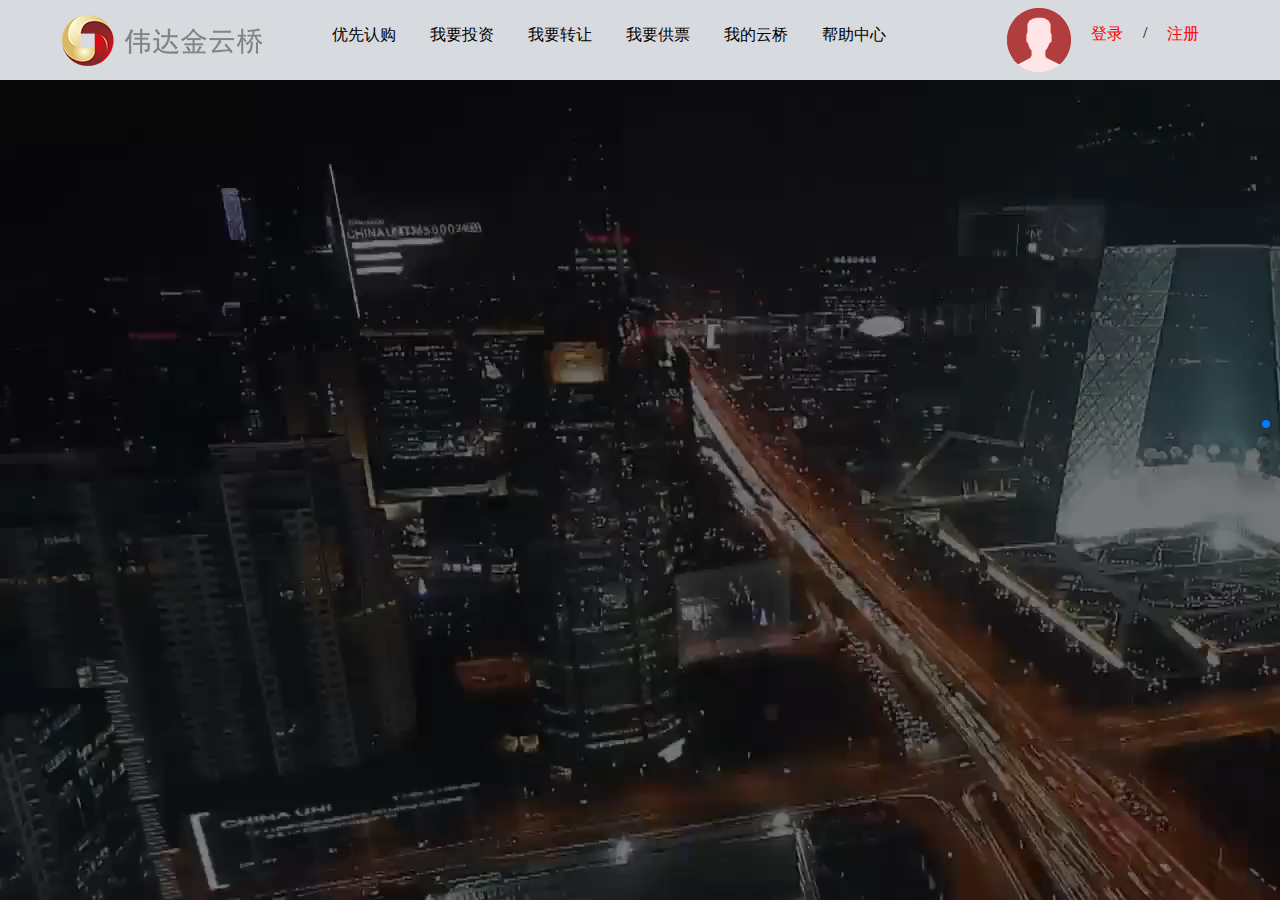
<file: index.html>
<html lang="en">
<head>
	<meta charset="UTF-8">
	<title>主页面</title>
	<link rel="stylesheet" href="css/swiper.min.css"> 
    <link rel="stylesheet" href="css/animate.min.css">
    <link rel="stylesheet" href="css/index.css"> 

    <script src="js/jquery-1.11.0.js"></script>
    <script src="js/swiper.min.js"></script>   
    <script src="js/swiper.animate1.0.2.min.js"></script>
    <script src="js/index.js"></script>
</head>
<body>
  	<div class="swiper-container">
  	<!-- 导航栏-->
		<div class="nav">
			<div class="nav_left">
				 <img src="images/nav-logo.png"> 
				<ul class="nav_center">
					<li>优先认购</li>
					<li>我要投资</li>
					<li>我要转让</li>
					<li>我要供票</li>
					<li>我的云桥</li>
					<li>帮助中心</li>
				</ul>
			</div>
			<div class="nav_right">
				<img src="images/user.png" class="navimg">
				<p class="enter"><a href="login.html">登录</a></p>
				<p class="line">/</p>
				<p class="register"><a href="register.html">注册</a></p>
				<p id="exit">退出登录</p>
				<p class="show"></p>
			</div>			
		</div>
		<!-- 轮播图 -->
  		<div class="swiper-wrapper">
	  		<div class="swiper-slide slide1">
	  			 <video src="video/banner.mp4" autoplay="autoplay"loop="loop" ></video>
	  		</div>
	  		<div class="swiper-slide slide2">
	  			  <img src="images/quxian.png"class="ani slide2_frist"swiper-animate-effect="fadeInLeftBig" swiper-animate-duration="2s" swiper-animate-delay="0.3s">
	  			 <img src="images/table.png" class="ani slide2_second"swiper-animate-effect="bounceInRight" swiper-animate-duration="2s" swiper-animate-delay="0.3s">
	  		</div>
	  		<div class="swiper-slide slide3"></div>
	  		<div class="swiper-slide slide4"></div>
	  		<div class="swiper-slide slide5"></div>
  		</div>
  		<div class="swiper-pagination"></div>	
  	</div>	
</body>
</html>
</file>
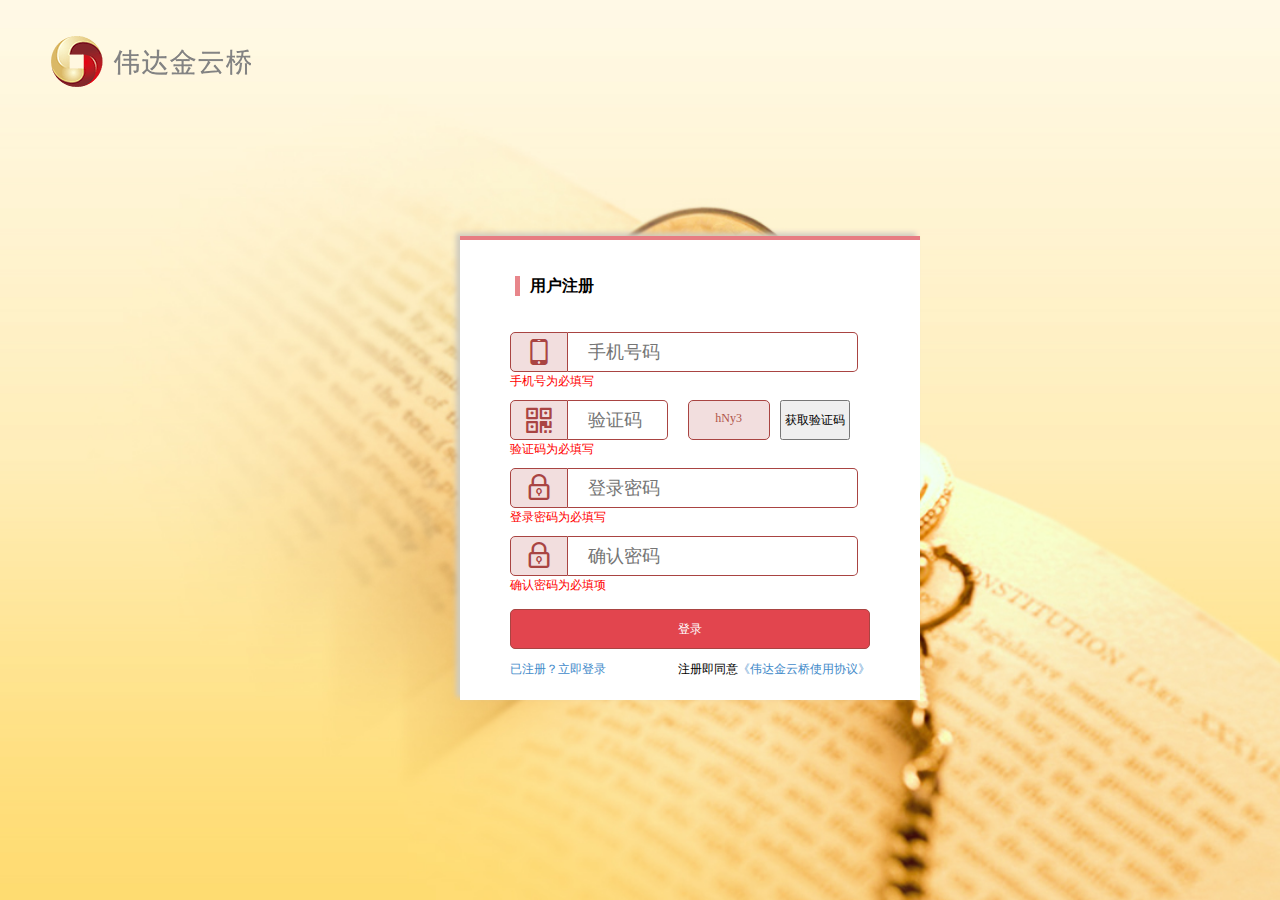
<file: register.html>
<!DOCTYPE html>
<html lang="en">
<head>
	<meta charset="UTF-8">
	<title>用户注册</title>
	<link rel="stylesheet" href="css/swiper.min.css">
    <link rel="stylesheet" href="css/common.css">
    <link rel="stylesheet" href="iconfont/iconfont.css">
    <link rel="stylesheet" href="css/register.css">
    <script src="js/jquery-1.11.0.js"></script>
    <script src="js/swiper.min.js"></script>
    <script src="js/common.js"></script>
    <script src="validation/jquery.validate.js"></script>
	<script src="validation/additional-methods.js"></script>
	<script src="validation/messages_zh.js"></script>
    <script src="js/register.js"></script>
</head>
<body>
	<img src="images/nav-logo.png"id="logo">
	<div class="login">
		<form action="login.html" method="post" class="frm"onsubmit="return checkInput()">
			<div class="login_1">
				<div class="userInfo">
					<div class="line"></div>
					<span>用户注册</span>
				</div>
			</div>
			<div class="login_2">
				<ul class="phone">
					<li class="icon_1"><i class="icon iconfont icon-shouji"></i></li>
					<li class="icon_2"><input type="text"id="userphone" name="userphone" placeholder="手机号码" onblur="checkPhone()"></li>
				</ul>
			<p id="phoneInfo">手机号为必填写</p>
			</div>
			<div class="login_3">
				<ul class="allCode">
					<li class="icon_1"><i class="icon iconfont icon-erweima"></i>
					</li>
					<li class="icon_2"><input type="text" name="verify" id="verify_input"placeholder="验证码"onblur="checkUservfy()">
					</li>
					<li class="icon_3"><p id="getCode">hNy3</p></li>
					<li class="icon_4"><button type="button" id="btn" class="btn" onclick="getCodeText()">获取验证码</button></li>
			</ul>
			<p id="codeInfo">验证码为必填写</p>
			</div>
			<div class="login_4">
				<ul class="enter">
					<li class="icon_1"><i class="icon iconfont icon-password"></i></li>
					<li class="icon_2"><input type="password"id="password" name="username" placeholder="登录密码" onblur="checkPassword()"></li>
			</ul>
			<p id="pwdInfo">登录密码为必填写</p>
			</div>
			<div class="login_5">
				<ul class="enter">
					<li class="icon_1"><i class="icon iconfont icon-password "></i></li>
					<li class="icon_2"><input type="password"id="rePass" name="username" placeholder="确认密码" onblur="checkRepassword()"></li>
			</ul>
			<p id="repwdInfo">确认密码为必填项</p>
			</div>
			<input type="submit" value="登录" class="subAll">
			<ul class="end">
				<li><a href="login.html">已注册？立即登录</a></li>
				<li>注册即同意<a href="#">《伟达金云桥使用协议》</a></li>
			</ul>
		</form>
	</div>
</body>
</html>
</file>
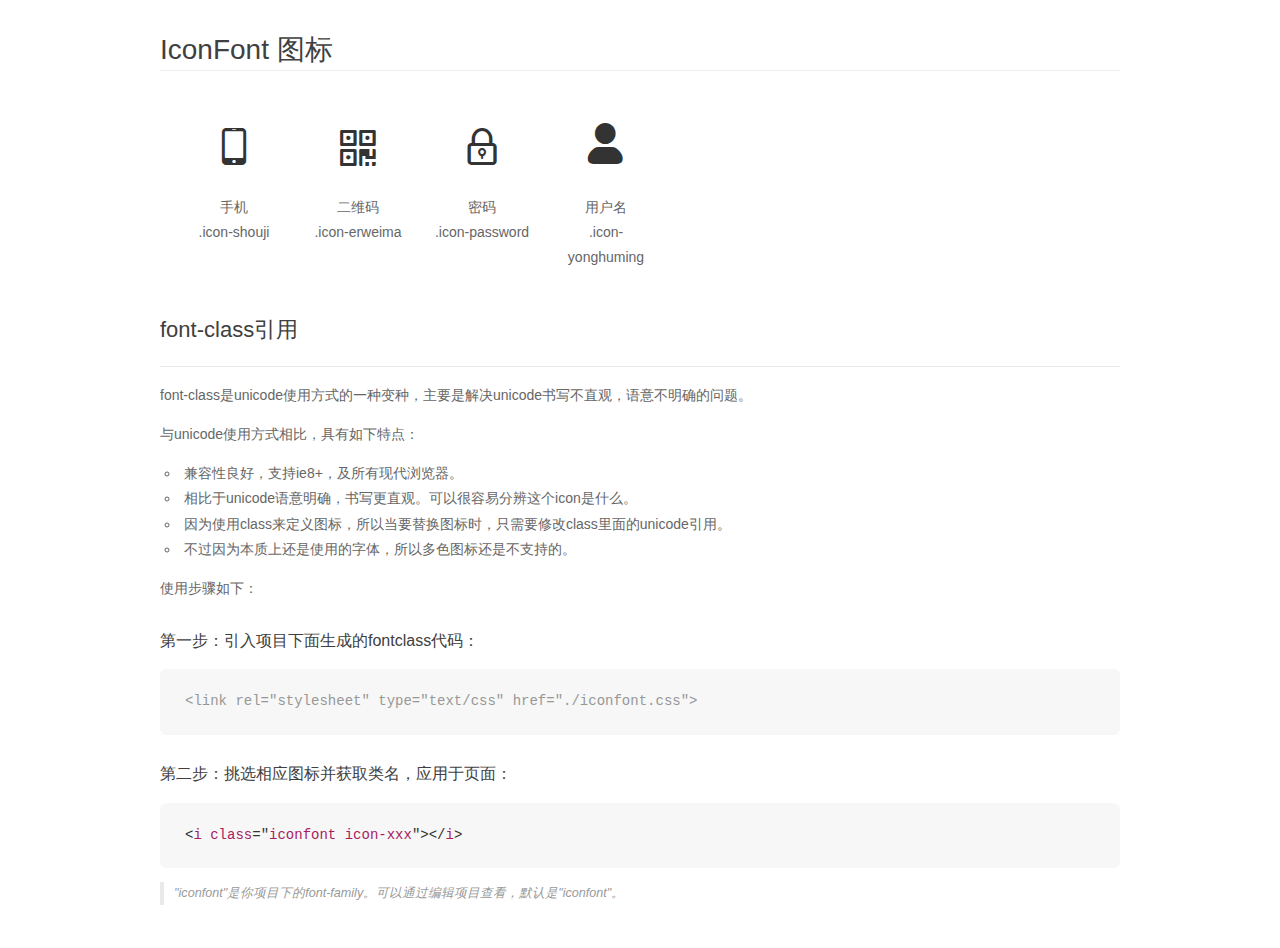
<file: iconfont/demo_fontclass.html>
<!DOCTYPE html>
<html>
<head>
    <meta charset="utf-8"/>
    <title>IconFont</title>
    <link rel="stylesheet" href="demo.css">
    <link rel="stylesheet" href="iconfont.css">
</head>
<body>
    <div class="main markdown">
        <h1>IconFont 图标</h1>
        <ul class="icon_lists clear">
            
                <li>
                <i class="icon iconfont icon-shouji"></i>
                    <div class="name">手机</div>
                    <div class="fontclass">.icon-shouji</div>
                </li>
            
                <li>
                <i class="icon iconfont icon-erweima"></i>
                    <div class="name">二维码</div>
                    <div class="fontclass">.icon-erweima</div>
                </li>
            
                <li>
                <i class="icon iconfont icon-password"></i>
                    <div class="name">密码</div>
                    <div class="fontclass">.icon-password</div>
                </li>
            
                <li>
                <i class="icon iconfont icon-yonghuming"></i>
                    <div class="name">用户名</div>
                    <div class="fontclass">.icon-yonghuming</div>
                </li>
            
        </ul>

        <h2 id="font-class-">font-class引用</h2>
        <hr>

        <p>font-class是unicode使用方式的一种变种，主要是解决unicode书写不直观，语意不明确的问题。</p>
        <p>与unicode使用方式相比，具有如下特点：</p>
        <ul>
        <li>兼容性良好，支持ie8+，及所有现代浏览器。</li>
        <li>相比于unicode语意明确，书写更直观。可以很容易分辨这个icon是什么。</li>
        <li>因为使用class来定义图标，所以当要替换图标时，只需要修改class里面的unicode引用。</li>
        <li>不过因为本质上还是使用的字体，所以多色图标还是不支持的。</li>
        </ul>
        <p>使用步骤如下：</p>
        <h3 id="-fontclass-">第一步：引入项目下面生成的fontclass代码：</h3>


        <pre><code class="lang-js hljs javascript"><span class="hljs-comment">&lt;link rel="stylesheet" type="text/css" href="./iconfont.css"&gt;</span></code></pre>
        <h3 id="-">第二步：挑选相应图标并获取类名，应用于页面：</h3>
        <pre><code class="lang-css hljs">&lt;<span class="hljs-selector-tag">i</span> <span class="hljs-selector-tag">class</span>="<span class="hljs-selector-tag">iconfont</span> <span class="hljs-selector-tag">icon-xxx</span>"&gt;&lt;/<span class="hljs-selector-tag">i</span>&gt;</code></pre>
        <blockquote>
        <p>"iconfont"是你项目下的font-family。可以通过编辑项目查看，默认是"iconfont"。</p>
        </blockquote>
    </div>
</body>
</html>
</file>
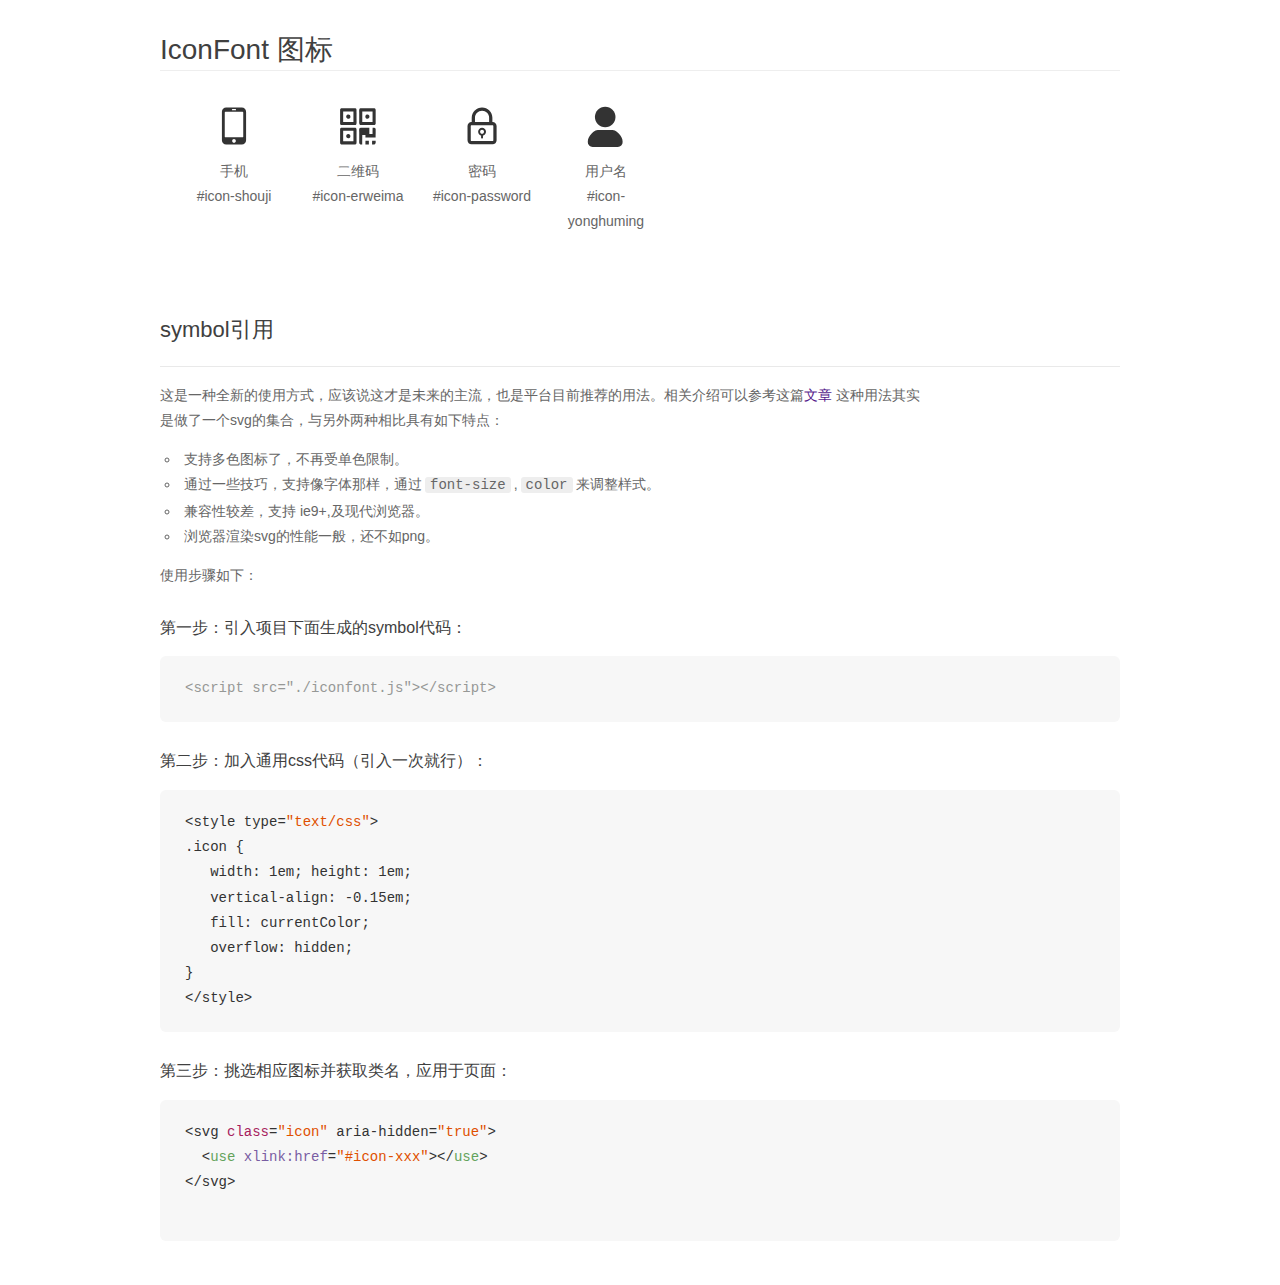
<file: iconfont/demo_symbol.html>
<!DOCTYPE html>
<html>
<head>
    <meta charset="utf-8"/>
    <title>IconFont</title>
    <link rel="stylesheet" href="demo.css">
    <script src="iconfont.js"></script>

    <style type="text/css">
        .icon {
          /* 通过设置 font-size 来改变图标大小 */
          width: 1em; height: 1em;
          /* 图标和文字相邻时，垂直对齐 */
          vertical-align: -0.15em;
          /* 通过设置 color 来改变 SVG 的颜色/fill */
          fill: currentColor;
          /* path 和 stroke 溢出 viewBox 部分在 IE 下会显示
             normalize.css 中也包含这行 */
          overflow: hidden;
        }

    </style>
</head>
<body>
    <div class="main markdown">
        <h1>IconFont 图标</h1>
        <ul class="icon_lists clear">
            
                <li>
                    <svg class="icon" aria-hidden="true">
                        <use xlink:href="#icon-shouji"></use>
                    </svg>
                    <div class="name">手机</div>
                    <div class="fontclass">#icon-shouji</div>
                </li>
            
                <li>
                    <svg class="icon" aria-hidden="true">
                        <use xlink:href="#icon-erweima"></use>
                    </svg>
                    <div class="name">二维码</div>
                    <div class="fontclass">#icon-erweima</div>
                </li>
            
                <li>
                    <svg class="icon" aria-hidden="true">
                        <use xlink:href="#icon-password"></use>
                    </svg>
                    <div class="name">密码</div>
                    <div class="fontclass">#icon-password</div>
                </li>
            
                <li>
                    <svg class="icon" aria-hidden="true">
                        <use xlink:href="#icon-yonghuming"></use>
                    </svg>
                    <div class="name">用户名</div>
                    <div class="fontclass">#icon-yonghuming</div>
                </li>
            
        </ul>


        <h2 id="symbol-">symbol引用</h2>
        <hr>

        <p>这是一种全新的使用方式，应该说这才是未来的主流，也是平台目前推荐的用法。相关介绍可以参考这篇<a href="">文章</a>
        这种用法其实是做了一个svg的集合，与另外两种相比具有如下特点：</p>
        <ul>
          <li>支持多色图标了，不再受单色限制。</li>
          <li>通过一些技巧，支持像字体那样，通过<code>font-size</code>,<code>color</code>来调整样式。</li>
          <li>兼容性较差，支持 ie9+,及现代浏览器。</li>
          <li>浏览器渲染svg的性能一般，还不如png。</li>
        </ul>
        <p>使用步骤如下：</p>
        <h3 id="-symbol-">第一步：引入项目下面生成的symbol代码：</h3>
        <pre><code class="lang-js hljs javascript"><span class="hljs-comment">&lt;script src="./iconfont.js"&gt;&lt;/script&gt;</span></code></pre>
        <h3 id="-css-">第二步：加入通用css代码（引入一次就行）：</h3>
        <pre><code class="lang-js hljs javascript">&lt;style type=<span class="hljs-string">"text/css"</span>&gt;
.icon {
   width: <span class="hljs-number">1</span>em; height: <span class="hljs-number">1</span>em;
   vertical-align: <span class="hljs-number">-0.15</span>em;
   fill: currentColor;
   overflow: hidden;
}
&lt;<span class="hljs-regexp">/style&gt;</span></code></pre>
        <h3 id="-">第三步：挑选相应图标并获取类名，应用于页面：</h3>
        <pre><code class="lang-js hljs javascript">&lt;svg <span class="hljs-class"><span class="hljs-keyword">class</span></span>=<span class="hljs-string">"icon"</span> aria-hidden=<span class="hljs-string">"true"</span>&gt;<span class="xml"><span class="hljs-tag">
  &lt;<span class="hljs-name">use</span> <span class="hljs-attr">xlink:href</span>=<span class="hljs-string">"#icon-xxx"</span>&gt;</span><span class="hljs-tag">&lt;/<span class="hljs-name">use</span>&gt;</span>
</span>&lt;<span class="hljs-regexp">/svg&gt;
        </span></code></pre>
    </div>
</body>
</html>
</file>
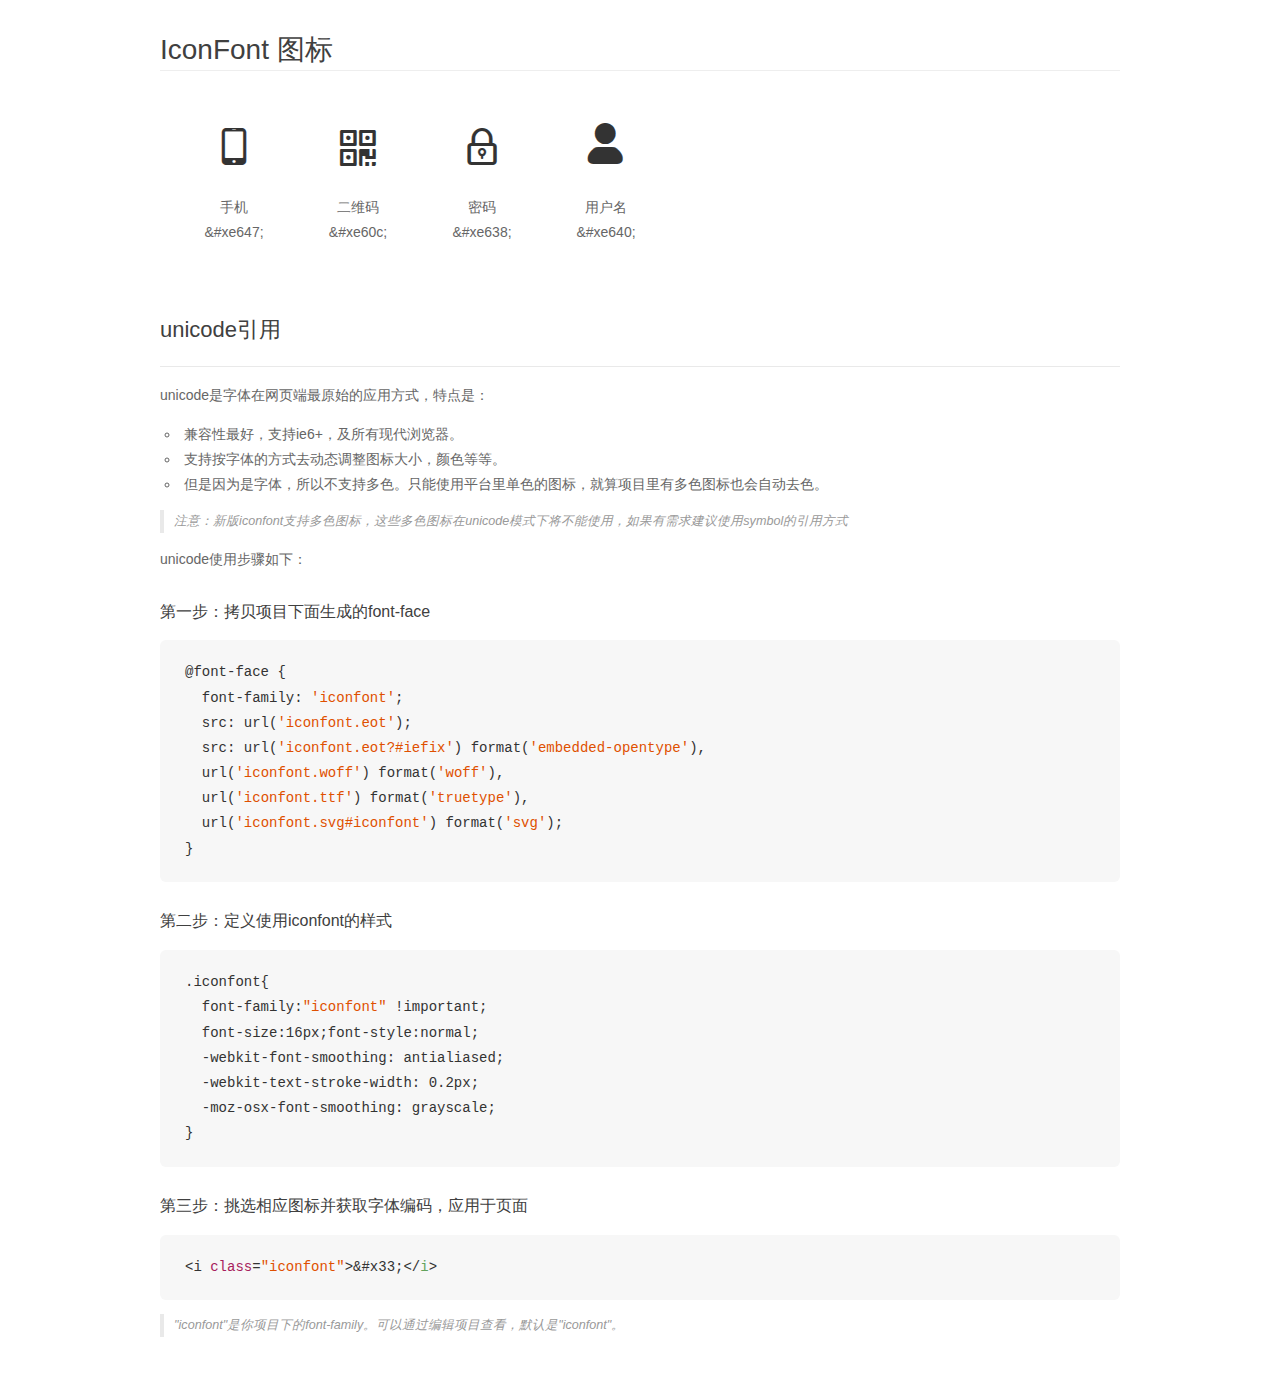
<file: iconfont/demo_unicode.html>
<!DOCTYPE html>
<html>
<head>
    <meta charset="utf-8"/>
    <title>IconFont</title>
    <link rel="stylesheet" href="demo.css">

    <style type="text/css">

        @font-face {font-family: "iconfont";
          src: url('iconfont.eot'); /* IE9*/
          src: url('iconfont.eot#iefix') format('embedded-opentype'), /* IE6-IE8 */
          url('iconfont.woff') format('woff'), /* chrome, firefox */
          url('iconfont.ttf') format('truetype'), /* chrome, firefox, opera, Safari, Android, iOS 4.2+*/
          url('iconfont.svg#iconfont') format('svg'); /* iOS 4.1- */
        }

        .iconfont {
          font-family:"iconfont" !important;
          font-size:16px;
          font-style:normal;
          -webkit-font-smoothing: antialiased;
          -webkit-text-stroke-width: 0.2px;
          -moz-osx-font-smoothing: grayscale;
        }

    </style>
</head>
<body>
    <div class="main markdown">
        <h1>IconFont 图标</h1>
        <ul class="icon_lists clear">
            
                <li>
                <i class="icon iconfont">&#xe647;</i>
                    <div class="name">手机</div>
                    <div class="code">&amp;#xe647;</div>
                </li>
            
                <li>
                <i class="icon iconfont">&#xe60c;</i>
                    <div class="name">二维码</div>
                    <div class="code">&amp;#xe60c;</div>
                </li>
            
                <li>
                <i class="icon iconfont">&#xe638;</i>
                    <div class="name">密码</div>
                    <div class="code">&amp;#xe638;</div>
                </li>
            
                <li>
                <i class="icon iconfont">&#xe640;</i>
                    <div class="name">用户名</div>
                    <div class="code">&amp;#xe640;</div>
                </li>
            
        </ul>
        <h2 id="unicode-">unicode引用</h2>
        <hr>

        <p>unicode是字体在网页端最原始的应用方式，特点是：</p>
        <ul>
        <li>兼容性最好，支持ie6+，及所有现代浏览器。</li>
        <li>支持按字体的方式去动态调整图标大小，颜色等等。</li>
        <li>但是因为是字体，所以不支持多色。只能使用平台里单色的图标，就算项目里有多色图标也会自动去色。</li>
        </ul>
        <blockquote>
        <p>注意：新版iconfont支持多色图标，这些多色图标在unicode模式下将不能使用，如果有需求建议使用symbol的引用方式</p>
        </blockquote>
        <p>unicode使用步骤如下：</p>
        <h3 id="-font-face">第一步：拷贝项目下面生成的font-face</h3>
        <pre><code class="lang-js hljs javascript">@font-face {
  font-family: <span class="hljs-string">'iconfont'</span>;
  src: url(<span class="hljs-string">'iconfont.eot'</span>);
  src: url(<span class="hljs-string">'iconfont.eot?#iefix'</span>) format(<span class="hljs-string">'embedded-opentype'</span>),
  url(<span class="hljs-string">'iconfont.woff'</span>) format(<span class="hljs-string">'woff'</span>),
  url(<span class="hljs-string">'iconfont.ttf'</span>) format(<span class="hljs-string">'truetype'</span>),
  url(<span class="hljs-string">'iconfont.svg#iconfont'</span>) format(<span class="hljs-string">'svg'</span>);
}
</code></pre>
        <h3 id="-iconfont-">第二步：定义使用iconfont的样式</h3>
        <pre><code class="lang-js hljs javascript">.iconfont{
  font-family:<span class="hljs-string">"iconfont"</span> !important;
  font-size:<span class="hljs-number">16</span>px;font-style:normal;
  -webkit-font-smoothing: antialiased;
  -webkit-text-stroke-width: <span class="hljs-number">0.2</span>px;
  -moz-osx-font-smoothing: grayscale;
}
</code></pre>
        <h3 id="-">第三步：挑选相应图标并获取字体编码，应用于页面</h3>
        <pre><code class="lang-js hljs javascript">&lt;i <span class="hljs-class"><span class="hljs-keyword">class</span></span>=<span class="hljs-string">"iconfont"</span>&gt;&amp;#x33;<span class="xml"><span class="hljs-tag">&lt;/<span class="hljs-name">i</span>&gt;</span></span></code></pre>

        <blockquote>
        <p>"iconfont"是你项目下的font-family。可以通过编辑项目查看，默认是"iconfont"。</p>
        </blockquote>
    </div>


</body>
</html>
</file>
<file: iconfont/iconfont.css>
@font-face {font-family: "iconfont";
  src: url('iconfont.eot?t=1494642292850'); /* IE9*/
  src: url('iconfont.eot?t=1494642292850#iefix') format('embedded-opentype'), /* IE6-IE8 */
  url('iconfont.woff?t=1494642292850') format('woff'), /* chrome, firefox */
  url('iconfont.ttf?t=1494642292850') format('truetype'), /* chrome, firefox, opera, Safari, Android, iOS 4.2+*/
  url('iconfont.svg?t=1494642292850#iconfont') format('svg'); /* iOS 4.1- */
}

.iconfont {
  font-family:"iconfont" !important;
  font-size:16px;
  font-style:normal;
  -webkit-font-smoothing: antialiased;
  -moz-osx-font-smoothing: grayscale;
}

.icon-shouji:before { content: "\e647"; }

.icon-erweima:before { content: "\e60c"; }

.icon-password:before { content: "\e638"; }

.icon-yonghuming:before { content: "\e640"; }
</file>
<file: css/register.css>
html,body{
	margin:0;
	padding:0;
	width:100%;
	height:100%;
	font-family:"微软雅黑";
}
body{
	background:url('../images/login_background.jpg') no-repeat;
	background-size:cover;
}
/*logo图*/
#logo{
	position:absolute;
	top:30px;
	left:50px;
}
/*整个form表单内部里面*/
.login{
	width:460px;
	height:460px;
	background-color:#fff;
	border-top:4px solid #e77c82;
	position:absolute;
	bottom:200px;
	right:360px;
	box-shadow:-4px -3px 5px #d0ccbf;
}
/* 表单*/
.frm{
	width:360px;
	height:380px;
	margin:auto;
}
p{
	color:red;
}
/*用户注册栏*/
.login_1{
	width:350px;
	margin:25px auto;
}
.userInfo{
	display:flex;
	width:100%;
	height:42px;
	font-size:16px;
	font-weight:bold;
	align-items:center;
}
/*用户注册前面的竖线*/
.line{
	background:#e8868b;
	width:5px;
	height:20px;
	margin-right:10px;
	vertical-align:middle;
}
/* 手机号码栏 */
.login_2,.login_3,.login_4,.login_5{
	margin-bottom:10px;
}
.phone{
	display:flex;
}
.phone input{
	width:290px;
	height:100%;
	border-radius:0 5px 5px 0;
	font-size:18px;
	border:1px solid #a94442;
	border-left:none;
	text-indent:20px;
	box-sizing:border-box;
}
.phone li{
	height:40px;
}
.icon_1{
	width:16%;
	border:1px solid #a94442;
	border-radius:5px 0 0 5px;
	background-color:#f2dede;
	text-align:center;
	box-sizing:border-box;
}
.icon-shouji,.icon-erweima,.icon-password{
	font-size:30px;
	line-height:35px;
	color:#a94442;
}
/*验证码栏*/
.allCode{
	display:flex;	
}
.allCode li{
	height:40px;
}
.allCode input{
	width:100px;
	height:100%;
	border-radius:0 5px 5px 0;
	font-size:18px;
	border:1px solid #a94442;
	border-left:none;
	text-indent:20px;
	box-sizing:border-box;
}
.allCode .icon_3{
	width:80px;
	height:38px;
	border:1px solid #a94442;
	background-color:#f2dede;
	border-radius:5px;
	margin-left:20px;
}
.icon_3 p{
	text-align:center;
	color:#b05449;
	margin-top:8px;
}
.icon_4 .btn{
	width:70px;
	margin-left:10px;
	height:100%;
}
/*登录密码栏*/
.enter{
	display:flex;
}
.enter li{
	height:40px;
}
.enter input{
	width:290px;
	height:100%;
	border-radius:0 5px 5px 0;
	font-size:18px;
	border:1px solid #a94442;
	border-left:none;
	text-indent:20px;
	box-sizing:border-box;
}
/*点击登录按钮*/
.subAll{
	width:100%;
	height:40px;
	border:1px solid #a94442;
	border-radius:5px;
	margin-top:5px;
	background-color:#e2454e;
	color:#fff;
}
.end{
	display:flex;
	justify-content:space-between;
}
a{
	color:#438bca;
	line-height:40px;
}
.error{
	color:red;
}
.correct{
	color:green;
}
</file>
<file: css/index.css>
body,html{
	margin:0;
	padding:0;
	width:100%;
	height:100%;
	font-family:"微软雅黑";
}
.swiper-container{
	width:100%;
	height:100%;
}
.swiper-slide{
	width:100%;
	height:100%;
}
.slide2{
	background:url('../images/2.jpg') no-repeat;
	background-size:cover;
}
.slide3{
	background:url('../images/3.jpg') no-repeat;
	background-size:cover;
}
.slide4{
	background:url('../images/4.jpg') no-repeat;
	background-size:cover;
}
.slide5{
	background:url('../images/5.jpg') no-repeat;
	background-size:cover;
}
/* 导航栏*/
.nav{
	width:100%;
	height:80px;
	display:flex;
	justify-content:space-around;
	align-items:center;
	background:#d7dade;
	position:fixed;
	top:0;
	z-index:999;
}
.nav_center li{
	display:inline-block;
	margin-left:30px;
}
.nav_left{
	display:flex;
	justify-content:space-around;
}
.nav_right{
	display:flex;
	justify-content:center;
	position:relative;
}
.nav_right p{
	margin-left:20px;
}
a:link{
	color:red;
}
a:visited{
	color:red;
}
a{
	text-decoration:none;
}

/*第二个轮播图中插图*/
.slide2_frist{
	width:500px;
	height:480px;
	position:absolute;
	bottom:0px;
}
.slide2_second{
	width:600px;
	height:300px;
	position:absolute;
	bottom:0;
	right:10px;
}
</file>
<file: css/common.css>
@charset "utf-8";
*{margin: 0;padding: 0;list-style: none;}
/*
KISSY CSS Reset
理念：1. reset 的目的不是清除浏览器的默认样式，这仅是部分工作。清除和重置是紧密不可分的。
2. reset 的目的不是让默认样式在所有浏览器下一致，而是减少默认样式有可能带来的问题。
3. reset 期望提供一套普适通用的基础样式。但没有银弹，推荐根据具体需求，裁剪和修改后再使用。
特色：1. 适应中文；2. 基于最新主流浏览器。
维护：玉伯<lifesinger@gmail.com>, 正淳<ragecarrier@gmail.com>
 */

/** 清除内外边距 **/
body, h1, h2, h3, h4, h5, h6, hr, p, blockquote, /* structural elements 结构元素 */
dl, dt, dd, ul, ol, li, /* list elements 列表元素 */
pre, /* text formatting elements 文本格式元素 */
form, fieldset, legend, button, input, textarea, /* form elements 表单元素 */
th, td /* table elements 表格元素 */ {
  margin: 0;
  padding: 0;
}

/** 设置默认字体 **/
body,
button, input, select, textarea /* for ie */ {
  font: 12px/1.5 tahoma, arial, \5b8b\4f53, sans-serif;
}
h1, h2, h3, h4, h5, h6 { font-size: 100%; }
address, cite, dfn, em, var { font-style: normal; } /* 将斜体扶正 */
code, kbd, pre, samp { font-family: courier new, courier, monospace; } /* 统一等宽字体 */
small { font-size: 12px; } /* 小于 12px 的中文很难阅读，让 small 正常化 */

/** 重置列表元素 **/
ul, ol { list-style: none; }

/** 重置文本格式元素 **/
a { text-decoration: none; }
a:hover { text-decoration: underline; }


/** 重置表单元素 **/
legend { color: #000; } /* for ie6 */
fieldset, img { border: 0; } /* img 搭车：让链接里的 img 无边框 */
button, input, select, textarea { font-size: 100%; } /* 使得表单元素在 ie 下能继承字体大小 */
/* 注：optgroup 无法扶正 */

/** 重置表格元素 **/
table { border-collapse: collapse; border-spacing: 0; }
</file>
<file: iconfont/demo.css>
*{margin: 0;padding: 0;list-style: none;}
/*
KISSY CSS Reset
理念：1. reset 的目的不是清除浏览器的默认样式，这仅是部分工作。清除和重置是紧密不可分的。
2. reset 的目的不是让默认样式在所有浏览器下一致，而是减少默认样式有可能带来的问题。
3. reset 期望提供一套普适通用的基础样式。但没有银弹，推荐根据具体需求，裁剪和修改后再使用。
特色：1. 适应中文；2. 基于最新主流浏览器。
维护：玉伯<lifesinger@gmail.com>, 正淳<ragecarrier@gmail.com>
 */

/** 清除内外边距 **/
body, h1, h2, h3, h4, h5, h6, hr, p, blockquote, /* structural elements 结构元素 */
dl, dt, dd, ul, ol, li, /* list elements 列表元素 */
pre, /* text formatting elements 文本格式元素 */
form, fieldset, legend, button, input, textarea, /* form elements 表单元素 */
th, td /* table elements 表格元素 */ {
  margin: 0;
  padding: 0;
}

/** 设置默认字体 **/
body,
button, input, select, textarea /* for ie */ {
  font: 12px/1.5 tahoma, arial, \5b8b\4f53, sans-serif;
}
h1, h2, h3, h4, h5, h6 { font-size: 100%; }
address, cite, dfn, em, var { font-style: normal; } /* 将斜体扶正 */
code, kbd, pre, samp { font-family: courier new, courier, monospace; } /* 统一等宽字体 */
small { font-size: 12px; } /* 小于 12px 的中文很难阅读，让 small 正常化 */

/** 重置列表元素 **/
ul, ol { list-style: none; }

/** 重置文本格式元素 **/
a { text-decoration: none; }
a:hover { text-decoration: underline; }


/** 重置表单元素 **/
legend { color: #000; } /* for ie6 */
fieldset, img { border: 0; } /* img 搭车：让链接里的 img 无边框 */
button, input, select, textarea { font-size: 100%; } /* 使得表单元素在 ie 下能继承字体大小 */
/* 注：optgroup 无法扶正 */

/** 重置表格元素 **/
table { border-collapse: collapse; border-spacing: 0; }

/* 清除浮动 */
.ks-clear:after, .clear:after {
  content: '\20';
  display: block;
  height: 0;
  clear: both;
}
.ks-clear, .clear {
  *zoom: 1;
}

.main {
  padding: 30px 100px;
width: 960px;
margin: 0 auto;
}
.main h1{font-size:36px; color:#333; text-align:left;margin-bottom:30px; border-bottom: 1px solid #eee;}

.helps{margin-top:40px;}
.helps pre{
  padding:20px;
  margin:10px 0;
  border:solid 1px #e7e1cd;
  background-color: #fffdef;
  overflow: auto;
}

.icon_lists{
  width: 100% !important;

}

.icon_lists li{
  float:left;
  width: 100px;
  height:180px;
  text-align: center;
  list-style: none !important;
}
.icon_lists .icon{
  font-size: 42px;
  line-height: 100px;
  margin: 10px 0;
  color:#333;
  -webkit-transition: font-size 0.25s ease-out 0s;
  -moz-transition: font-size 0.25s ease-out 0s;
  transition: font-size 0.25s ease-out 0s;

}
.icon_lists .icon:hover{
  font-size: 100px;
}



.markdown {
  color: #666;
  font-size: 14px;
  line-height: 1.8;
}

.highlight {
  line-height: 1.5;
}

.markdown img {
  vertical-align: middle;
  max-width: 100%;
}

.markdown h1 {
  color: #404040;
  font-weight: 500;
  line-height: 40px;
  margin-bottom: 24px;
}

.markdown h2,
.markdown h3,
.markdown h4,
.markdown h5,
.markdown h6 {
  color: #404040;
  margin: 1.6em 0 0.6em 0;
  font-weight: 500;
  clear: both;
}

.markdown h1 {
  font-size: 28px;
}

.markdown h2 {
  font-size: 22px;
}

.markdown h3 {
  font-size: 16px;
}

.markdown h4 {
  font-size: 14px;
}

.markdown h5 {
  font-size: 12px;
}

.markdown h6 {
  font-size: 12px;
}

.markdown hr {
  height: 1px;
  border: 0;
  background: #e9e9e9;
  margin: 16px 0;
  clear: both;
}

.markdown p,
.markdown pre {
  margin: 1em 0;
}

.markdown > p,
.markdown > blockquote,
.markdown > .highlight,
.markdown > ol,
.markdown > ul {
  width: 80%;
}

.markdown ul > li {
  list-style: circle;
}

.markdown > ul li,
.markdown blockquote ul > li {
  margin-left: 20px;
  padding-left: 4px;
}

.markdown > ul li p,
.markdown > ol li p {
  margin: 0.6em 0;
}

.markdown ol > li {
  list-style: decimal;
}

.markdown > ol li,
.markdown blockquote ol > li {
  margin-left: 20px;
  padding-left: 4px;
}

.markdown code {
  margin: 0 3px;
  padding: 0 5px;
  background: #eee;
  border-radius: 3px;
}

.markdown pre {
  border-radius: 6px;
  background: #f7f7f7;
  padding: 20px;
}

.markdown pre code {
  border: none;
  background: #f7f7f7;
  margin: 0;
}

.markdown strong,
.markdown b {
  font-weight: 600;
}

.markdown > table {
  border-collapse: collapse;
  border-spacing: 0px;
  empty-cells: show;
  border: 1px solid #e9e9e9;
  width: 95%;
  margin-bottom: 24px;
}

.markdown > table th {
  white-space: nowrap;
  color: #333;
  font-weight: 600;

}

.markdown > table th,
.markdown > table td {
  border: 1px solid #e9e9e9;
  padding: 8px 16px;
  text-align: left;
}

.markdown > table th {
  background: #F7F7F7;
}

.markdown blockquote {
  font-size: 90%;
  color: #999;
  border-left: 4px solid #e9e9e9;
  padding-left: 0.8em;
  margin: 1em 0;
  font-style: italic;
}

.markdown blockquote p {
  margin: 0;
}

.markdown .anchor {
  opacity: 0;
  transition: opacity 0.3s ease;
  margin-left: 8px;
}

.markdown .waiting {
  color: #ccc;
}

.markdown h1:hover .anchor,
.markdown h2:hover .anchor,
.markdown h3:hover .anchor,
.markdown h4:hover .anchor,
.markdown h5:hover .anchor,
.markdown h6:hover .anchor {
  opacity: 1;
  display: inline-block;
}

.markdown > br,
.markdown > p > br {
  clear: both;
}


.hljs {
  display: block;
  background: white;
  padding: 0.5em;
  color: #333333;
  overflow-x: auto;
}

.hljs-comment,
.hljs-meta {
  color: #969896;
}

.hljs-string,
.hljs-variable,
.hljs-template-variable,
.hljs-strong,
.hljs-emphasis,
.hljs-quote {
  color: #df5000;
}

.hljs-keyword,
.hljs-selector-tag,
.hljs-type {
  color: #a71d5d;
}

.hljs-literal,
.hljs-symbol,
.hljs-bullet,
.hljs-attribute {
  color: #0086b3;
}

.hljs-section,
.hljs-name {
  color: #63a35c;
}

.hljs-tag {
  color: #333333;
}

.hljs-title,
.hljs-attr,
.hljs-selector-id,
.hljs-selector-class,
.hljs-selector-attr,
.hljs-selector-pseudo {
  color: #795da3;
}

.hljs-addition {
  color: #55a532;
  background-color: #eaffea;
}

.hljs-deletion {
  color: #bd2c00;
  background-color: #ffecec;
}

.hljs-link {
  text-decoration: underline;
}

pre{
  background: #fff;
}
</file>
